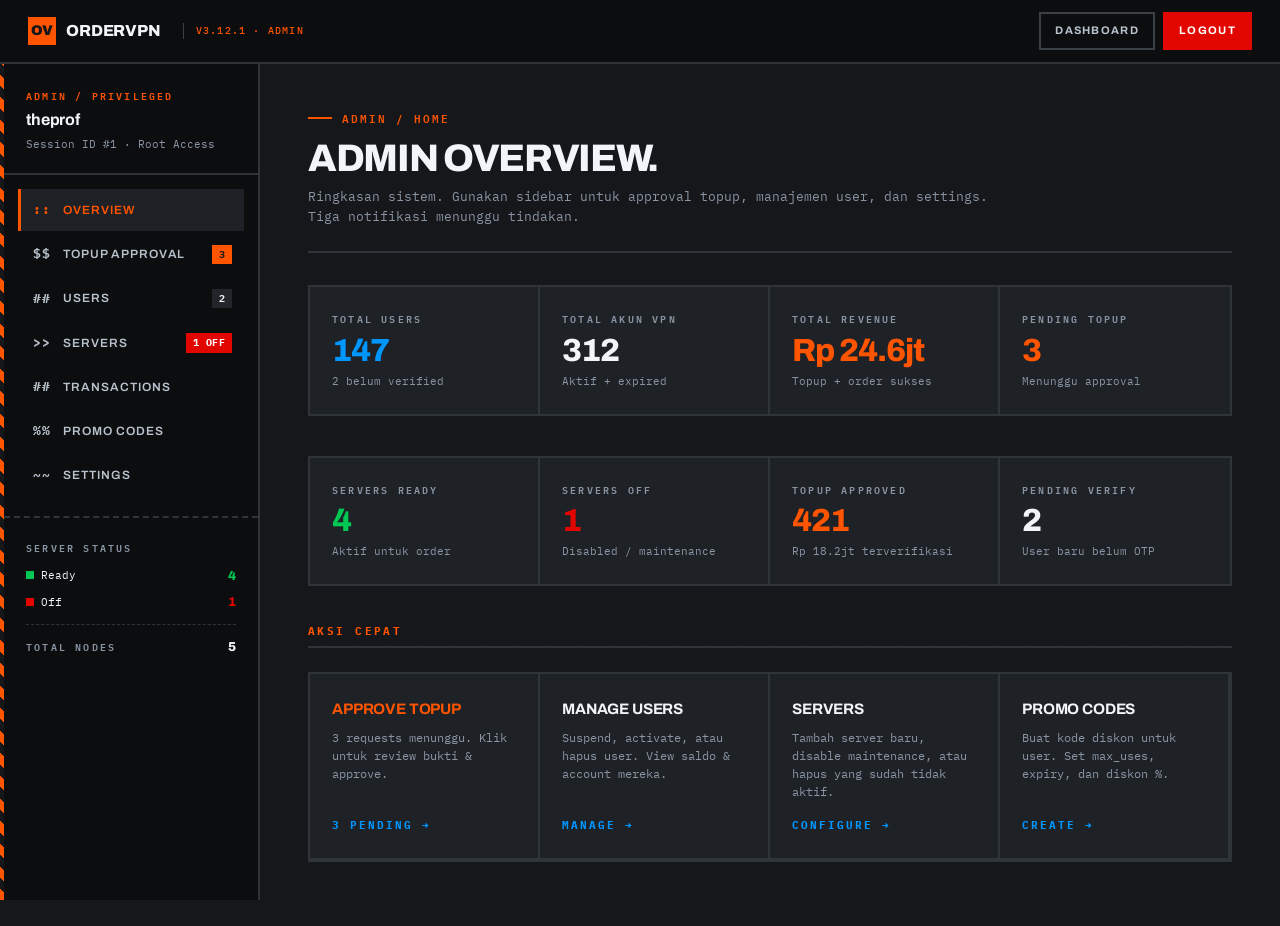
<file: preview/admin.html>
<!DOCTYPE html>
<html lang="id">
<head>
<meta charset="UTF-8">
<meta name="viewport" content="width=device-width, initial-scale=1.0">
<title>Admin Overview · OrderVPN</title>
<link rel="stylesheet" href="ordervpn.css">
<link rel="preconnect" href="https://fonts.googleapis.com">
<link rel="preconnect" href="https://fonts.gstatic.com" crossorigin>
<link rel="stylesheet" href="https://fonts.googleapis.com/css2?family=Archivo:wght@400;500;600;700;800;900&family=IBM+Plex+Mono:wght@400;500;600;700&display=swap">
</head>
<body>

<!-- ====== NAV ====== -->
<nav class="nav">
  <div class="nav-brand" aria-label="OrderVPN home">
    <span class="brand-mark" aria-hidden="true">OV</span>
    <span class="name">OrderVPN</span>
    <span class="ver orange">v3.12.1 · Admin</span>
  </div>
  <div class="nav-actions">
    <a href="#" class="btn btn-sm btn-ghost">Dashboard</a>
    <a href="#" class="btn btn-sm btn-danger">Logout</a>
  </div>
</nav>

<div class="layout-with-side">

  <!-- ====== SIDEBAR ====== -->
  <aside class="sidebar">
    <div class="sidebar-user">
      <div class="role admin">Admin / Privileged</div>
      <div class="who">theprof</div>
      <div class="meta">Session ID #1 · Root Access</div>
    </div>
    <nav class="sidebar-nav">
      <a class="sidebar-nav-item active" href="#"><span class="icn">::</span>Overview</a>
      <a class="sidebar-nav-item" href="#"><span class="icn">$$</span>Topup Approval<span class="badge warn">3</span></a>
      <a class="sidebar-nav-item" href="#"><span class="icn">##</span>Users<span class="badge">2</span></a>
      <a class="sidebar-nav-item" href="#"><span class="icn">&gt;&gt;</span>Servers<span class="badge danger">1 OFF</span></a>
      <a class="sidebar-nav-item" href="#"><span class="icn">##</span>Transactions</a>
      <a class="sidebar-nav-item" href="#"><span class="icn">%%</span>Promo Codes</a>
      <a class="sidebar-nav-item" href="#"><span class="icn">~~</span>Settings</a>
    </nav>
    <div class="sidebar-block">
      <div class="label">Server Status</div>
      <div class="ln"><span><span class="led ok"></span> Ready</span><span class="num ok">4</span></div>
      <div class="ln"><span><span class="led bad"></span> Off</span><span class="num bad">1</span></div>
      <div class="ln" style="margin-top:12px; padding-top:12px; border-top:1px dashed var(--border);">
        <span class="label" style="margin:0;">Total Nodes</span><span class="num">5</span>
      </div>
    </div>
  </aside>

  <!-- ====== MAIN ====== -->
  <main class="main">
    <div class="main-head">
      <div class="eyebrow">Admin / Home</div>
      <h1>Admin Overview.</h1>
      <p>Ringkasan sistem. Gunakan sidebar untuk approval topup, manajemen user, dan settings. Tiga notifikasi menunggu tindakan.</p>
    </div>

    <div class="section-stack">

      <!-- Top Stats -->
      <div class="stats-grid">
        <div class="stat-cell">
          <div class="label">Total Users</div>
          <div class="val blue">147</div>
          <div class="sub">2 belum verified</div>
        </div>
        <div class="stat-cell">
          <div class="label">Total Akun VPN</div>
          <div class="val">312</div>
          <div class="sub">Aktif + expired</div>
        </div>
        <div class="stat-cell">
          <div class="label">Total Revenue</div>
          <div class="val orange">Rp 24.6jt</div>
          <div class="sub">Topup + order sukses</div>
        </div>
        <div class="stat-cell">
          <div class="label">Pending Topup</div>
          <div class="val orange">3</div>
          <div class="sub">Menunggu approval</div>
        </div>
      </div>

      <!-- Infrastructure Stats -->
      <div class="stats-grid">
        <div class="stat-cell">
          <div class="label">Servers Ready</div>
          <div class="val ok">4</div>
          <div class="sub">Aktif untuk order</div>
        </div>
        <div class="stat-cell">
          <div class="label">Servers Off</div>
          <div class="val danger">1</div>
          <div class="sub">Disabled / maintenance</div>
        </div>
        <div class="stat-cell">
          <div class="label">Topup Approved</div>
          <div class="val orange">421</div>
          <div class="sub">Rp 18.2jt terverifikasi</div>
        </div>
        <div class="stat-cell">
          <div class="label">Pending Verify</div>
          <div class="val">2</div>
          <div class="sub">User baru belum OTP</div>
        </div>
      </div>

      <!-- Quick Actions -->
      <h2 class="h-section">Aksi Cepat</h2>
      <div class="qa-grid">
        <a class="qa-tile" href="#">
          <div class="ttl accent">Approve Topup</div>
          <div class="desc">3 requests menunggu. Klik untuk review bukti &amp; approve.</div>
          <span class="arr orange">3 Pending →</span>
        </a>
        <a class="qa-tile" href="#">
          <div class="ttl">Manage Users</div>
          <div class="desc">Suspend, activate, atau hapus user. View saldo &amp; account mereka.</div>
          <span class="arr">Manage →</span>
        </a>
        <a class="qa-tile" href="#">
          <div class="ttl">Servers</div>
          <div class="desc">Tambah server baru, disable maintenance, atau hapus yang sudah tidak aktif.</div>
          <span class="arr">Configure →</span>
        </a>
        <a class="qa-tile" href="#">
          <div class="ttl">Promo Codes</div>
          <div class="desc">Buat kode diskon untuk user. Set max_uses, expiry, dan diskon %.</div>
          <span class="arr">Create →</span>
        </a>
      </div>

    </div>
  </main>
</div>

</body>
</html>
</file>
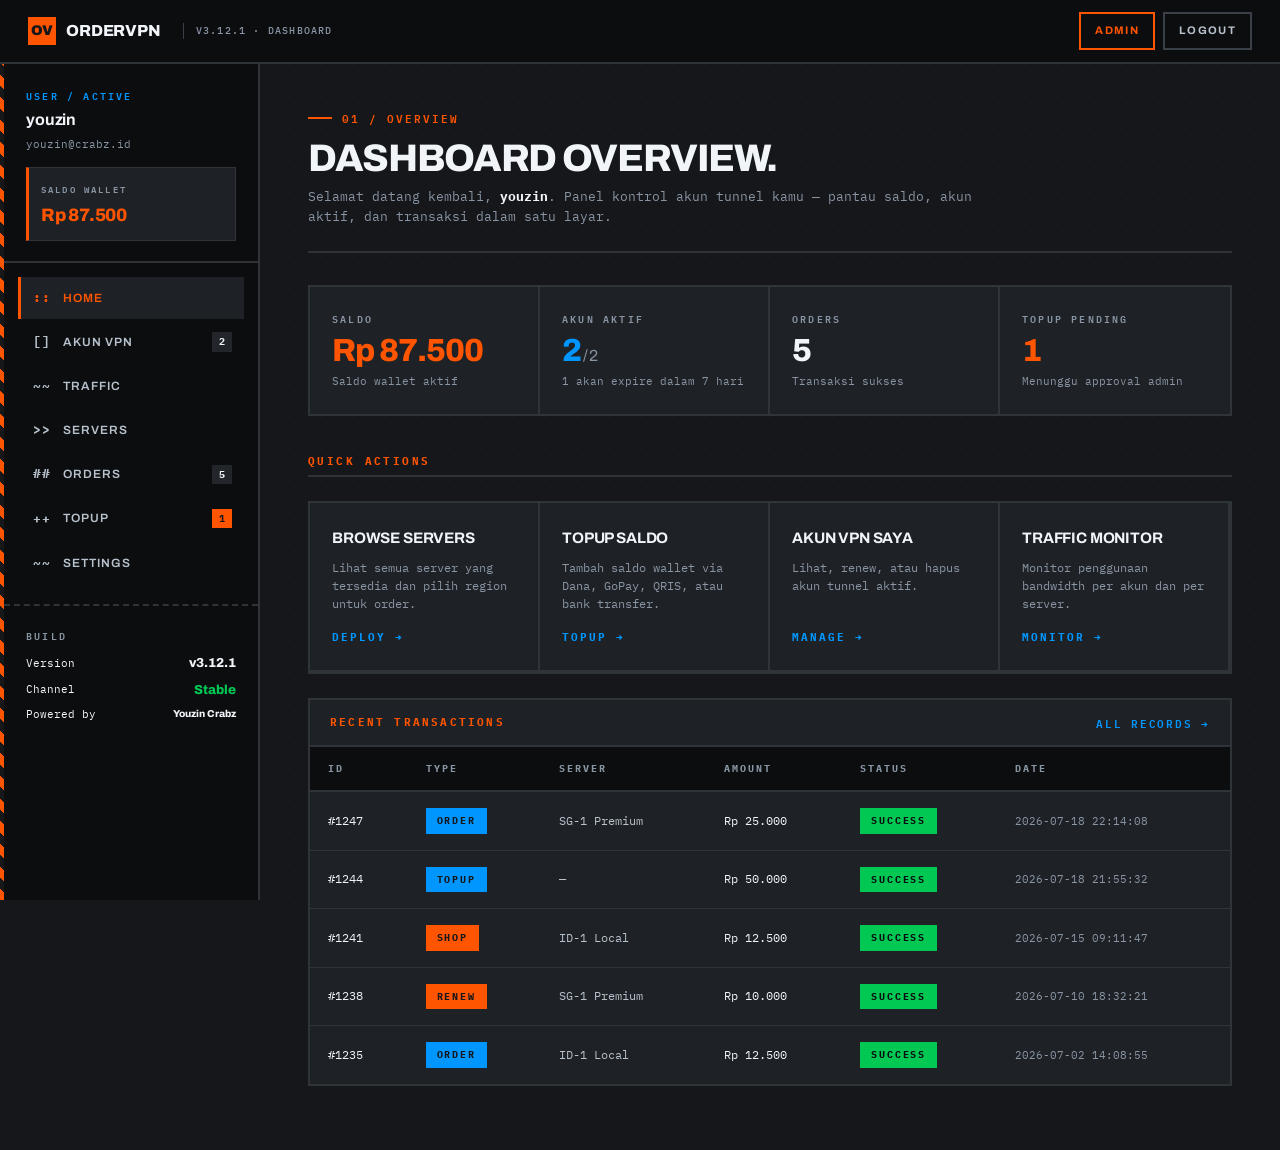
<file: preview/dashboard.html>
<!DOCTYPE html>
<html lang="id">
<head>
<meta charset="UTF-8">
<meta name="viewport" content="width=device-width, initial-scale=1.0">
<title>Dashboard Overview · OrderVPN</title>
<link rel="stylesheet" href="ordervpn.css">
<link rel="preconnect" href="https://fonts.googleapis.com">
<link rel="preconnect" href="https://fonts.gstatic.com" crossorigin>
<link rel="stylesheet" href="https://fonts.googleapis.com/css2?family=Archivo:wght@400;500;600;700;800;900&family=IBM+Plex+Mono:wght@400;500;600;700&display=swap">
</head>
<body>

<!-- ====== NAV ====== -->
<nav class="nav">
  <div class="nav-brand" aria-label="OrderVPN home">
    <span class="brand-mark" aria-hidden="true">OV</span>
    <span class="name">OrderVPN</span>
    <span class="ver">v3.12.1 · Dashboard</span>
  </div>
  <div class="nav-actions">
    <a href="#" class="btn btn-sm btn-orange-ghost">Admin</a>
    <a href="#" class="btn btn-sm btn-ghost">Logout</a>
  </div>
</nav>

<div class="layout-with-side">

  <!-- ====== SIDEBAR ====== -->
  <aside class="sidebar">
    <div class="sidebar-user">
      <div class="role user">User / Active</div>
      <div class="who">youzin</div>
      <div class="email">youzin@crabz.id</div>
      <div class="saldo">
        <span class="saldo-label">Saldo Wallet</span>
        <span class="saldo-amt">Rp 87.500</span>
      </div>
    </div>
    <nav class="sidebar-nav">
      <a class="sidebar-nav-item active" href="#"><span class="icn">::</span>Home</a>
      <a class="sidebar-nav-item" href="#"><span class="icn">[]</span>Akun VPN<span class="badge">2</span></a>
      <a class="sidebar-nav-item" href="#"><span class="icn">~~</span>Traffic</a>
      <a class="sidebar-nav-item" href="#"><span class="icn">&gt;&gt;</span>Servers</a>
      <a class="sidebar-nav-item" href="#"><span class="icn">##</span>Orders<span class="badge">5</span></a>
      <a class="sidebar-nav-item" href="#"><span class="icn">++</span>Topup<span class="badge warn">1</span></a>
      <a class="sidebar-nav-item" href="#"><span class="icn">~~</span>Settings</a>
    </nav>
    <div class="sidebar-block">
      <div class="label">Build</div>
      <div class="ln"><span>Version</span><span class="num">v3.12.1</span></div>
      <div class="ln"><span>Channel</span><span class="num ok">Stable</span></div>
      <div class="ln"><span>Powered by</span><span class="num" style="font-size:10px;">Youzin Crabz</span></div>
    </div>
  </aside>

  <!-- ====== MAIN ====== -->
  <main class="main">
    <div class="main-head">
      <div class="eyebrow">01 / Overview</div>
      <h1>Dashboard Overview.</h1>
      <p>Selamat datang kembali, <strong style="color:var(--text);">youzin</strong>. Panel kontrol akun tunnel kamu — pantau saldo, akun aktif, dan transaksi dalam satu layar.</p>
    </div>

    <div class="section-stack">

      <!-- Stats -->
      <div class="stats-grid">
        <div class="stat-cell">
          <div class="label">Saldo</div>
          <div class="val orange">Rp 87.500</div>
          <div class="sub">Saldo wallet aktif</div>
        </div>
        <div class="stat-cell">
          <div class="label">Akun Aktif</div>
          <div class="val blue">2<span class="val-suffix"> / 2</span></div>
          <div class="sub">1 akan expire dalam 7 hari</div>
        </div>
        <div class="stat-cell">
          <div class="label">Orders</div>
          <div class="val">5</div>
          <div class="sub">Transaksi sukses</div>
        </div>
        <div class="stat-cell">
          <div class="label">Topup Pending</div>
          <div class="val orange">1</div>
          <div class="sub">Menunggu approval admin</div>
        </div>
      </div>

      <!-- Quick Actions -->
      <h2 class="h-section">Quick Actions</h2>
      <div class="qa-grid">
        <a class="qa-tile" href="#">
          <div class="ttl">Browse Servers</div>
          <div class="desc">Lihat semua server yang tersedia dan pilih region untuk order.</div>
          <span class="arr">Deploy →</span>
        </a>
        <a class="qa-tile" href="#">
          <div class="ttl">Topup Saldo</div>
          <div class="desc">Tambah saldo wallet via Dana, GoPay, QRIS, atau bank transfer.</div>
          <span class="arr">Topup →</span>
        </a>
        <a class="qa-tile" href="#">
          <div class="ttl">Akun VPN Saya</div>
          <div class="desc">Lihat, renew, atau hapus akun tunnel aktif.</div>
          <span class="arr">Manage →</span>
        </a>
        <a class="qa-tile" href="#">
          <div class="ttl">Traffic Monitor</div>
          <div class="desc">Monitor penggunaan bandwidth per akun dan per server.</div>
          <span class="arr">Monitor →</span>
        </a>
      </div>

      <!-- Recent Transactions -->
      <div class="panel">
        <div class="panel-head">
          <h3>Recent Transactions</h3>
          <a href="#" class="panel-action">All Records →</a>
        </div>
        <div class="panel-body tight">
          <table class="data-table">
            <thead>
              <tr>
                <th>ID</th>
                <th>Type</th>
                <th>Server</th>
                <th>Amount</th>
                <th>Status</th>
                <th>Date</th>
              </tr>
            </thead>
            <tbody>
              <tr>
                <td class="mono">#1247</td>
                <td><span class="pill pill-blue">order</span></td>
                <td>SG-1 Premium</td>
                <td class="mono">Rp 25.000</td>
                <td><span class="pill pill-success">success</span></td>
                <td class="small">2026-07-18 22:14:08</td>
              </tr>
              <tr>
                <td class="mono">#1244</td>
                <td><span class="pill pill-blue">topup</span></td>
                <td>—</td>
                <td class="mono">Rp 50.000</td>
                <td><span class="pill pill-success">success</span></td>
                <td class="small">2026-07-18 21:55:32</td>
              </tr>
              <tr>
                <td class="mono">#1241</td>
                <td><span class="pill pill-orange">shop</span></td>
                <td>ID-1 Local</td>
                <td class="mono">Rp 12.500</td>
                <td><span class="pill pill-success">success</span></td>
                <td class="small">2026-07-15 09:11:47</td>
              </tr>
              <tr>
                <td class="mono">#1238</td>
                <td><span class="pill pill-orange">renew</span></td>
                <td>SG-1 Premium</td>
                <td class="mono">Rp 10.000</td>
                <td><span class="pill pill-success">success</span></td>
                <td class="small">2026-07-10 18:32:21</td>
              </tr>
              <tr>
                <td class="mono">#1235</td>
                <td><span class="pill pill-blue">order</span></td>
                <td>ID-1 Local</td>
                <td class="mono">Rp 12.500</td>
                <td><span class="pill pill-success">success</span></td>
                <td class="small">2026-07-02 14:08:55</td>
              </tr>
            </tbody>
          </table>
        </div>
      </div>

    </div>
  </main>
</div>

</body>
</html>
</file>
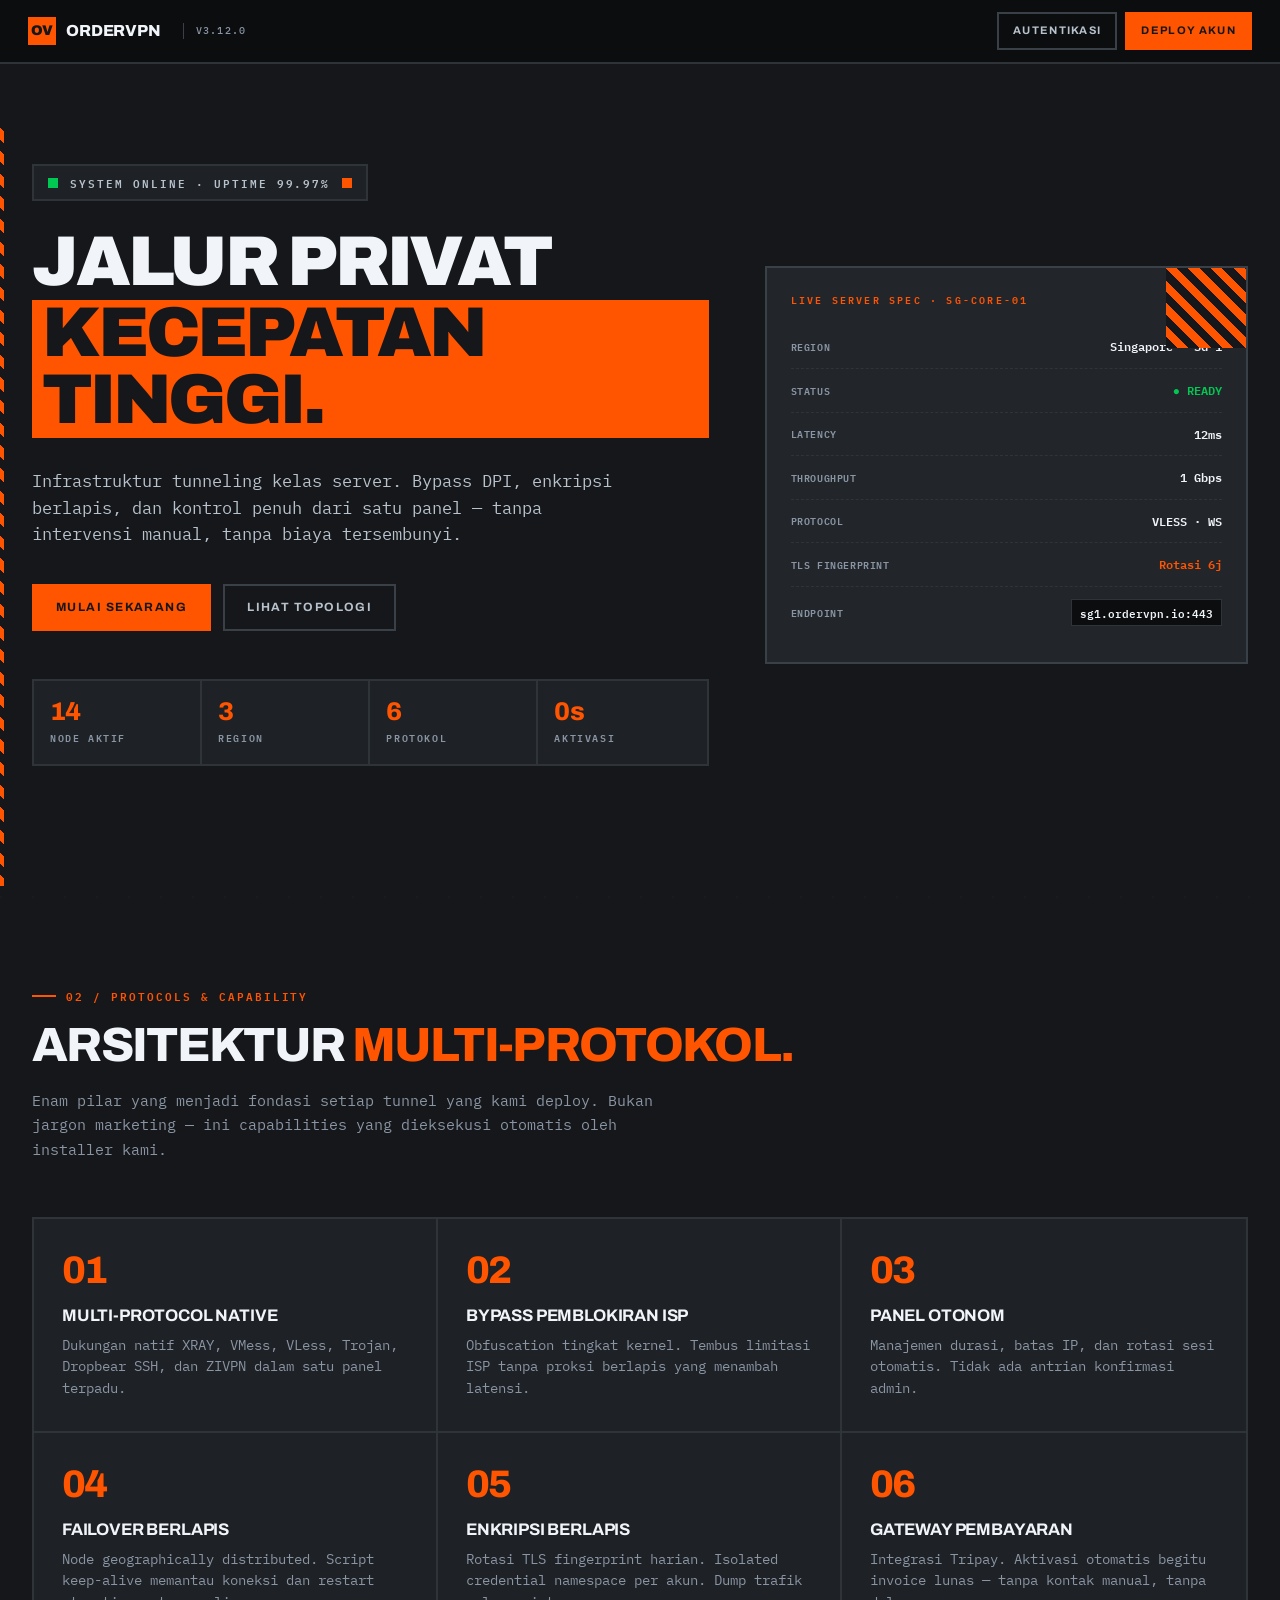
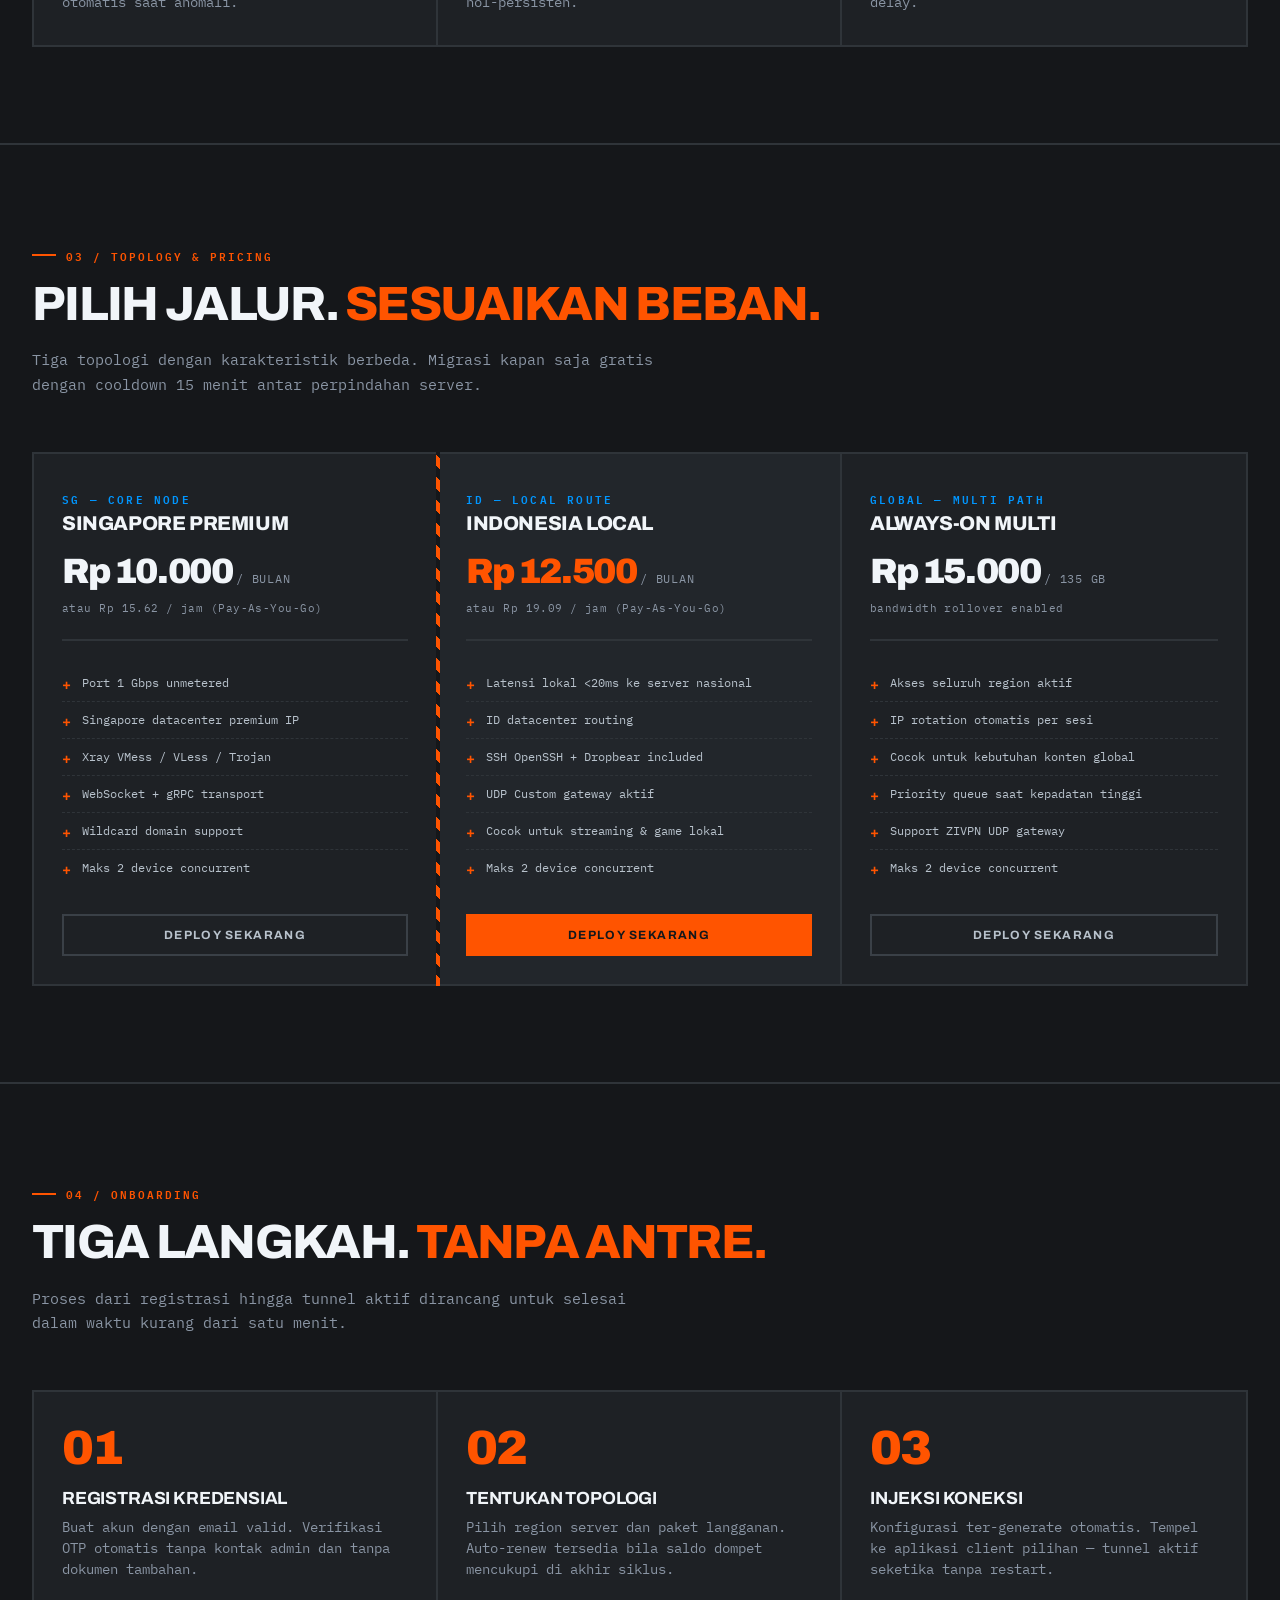
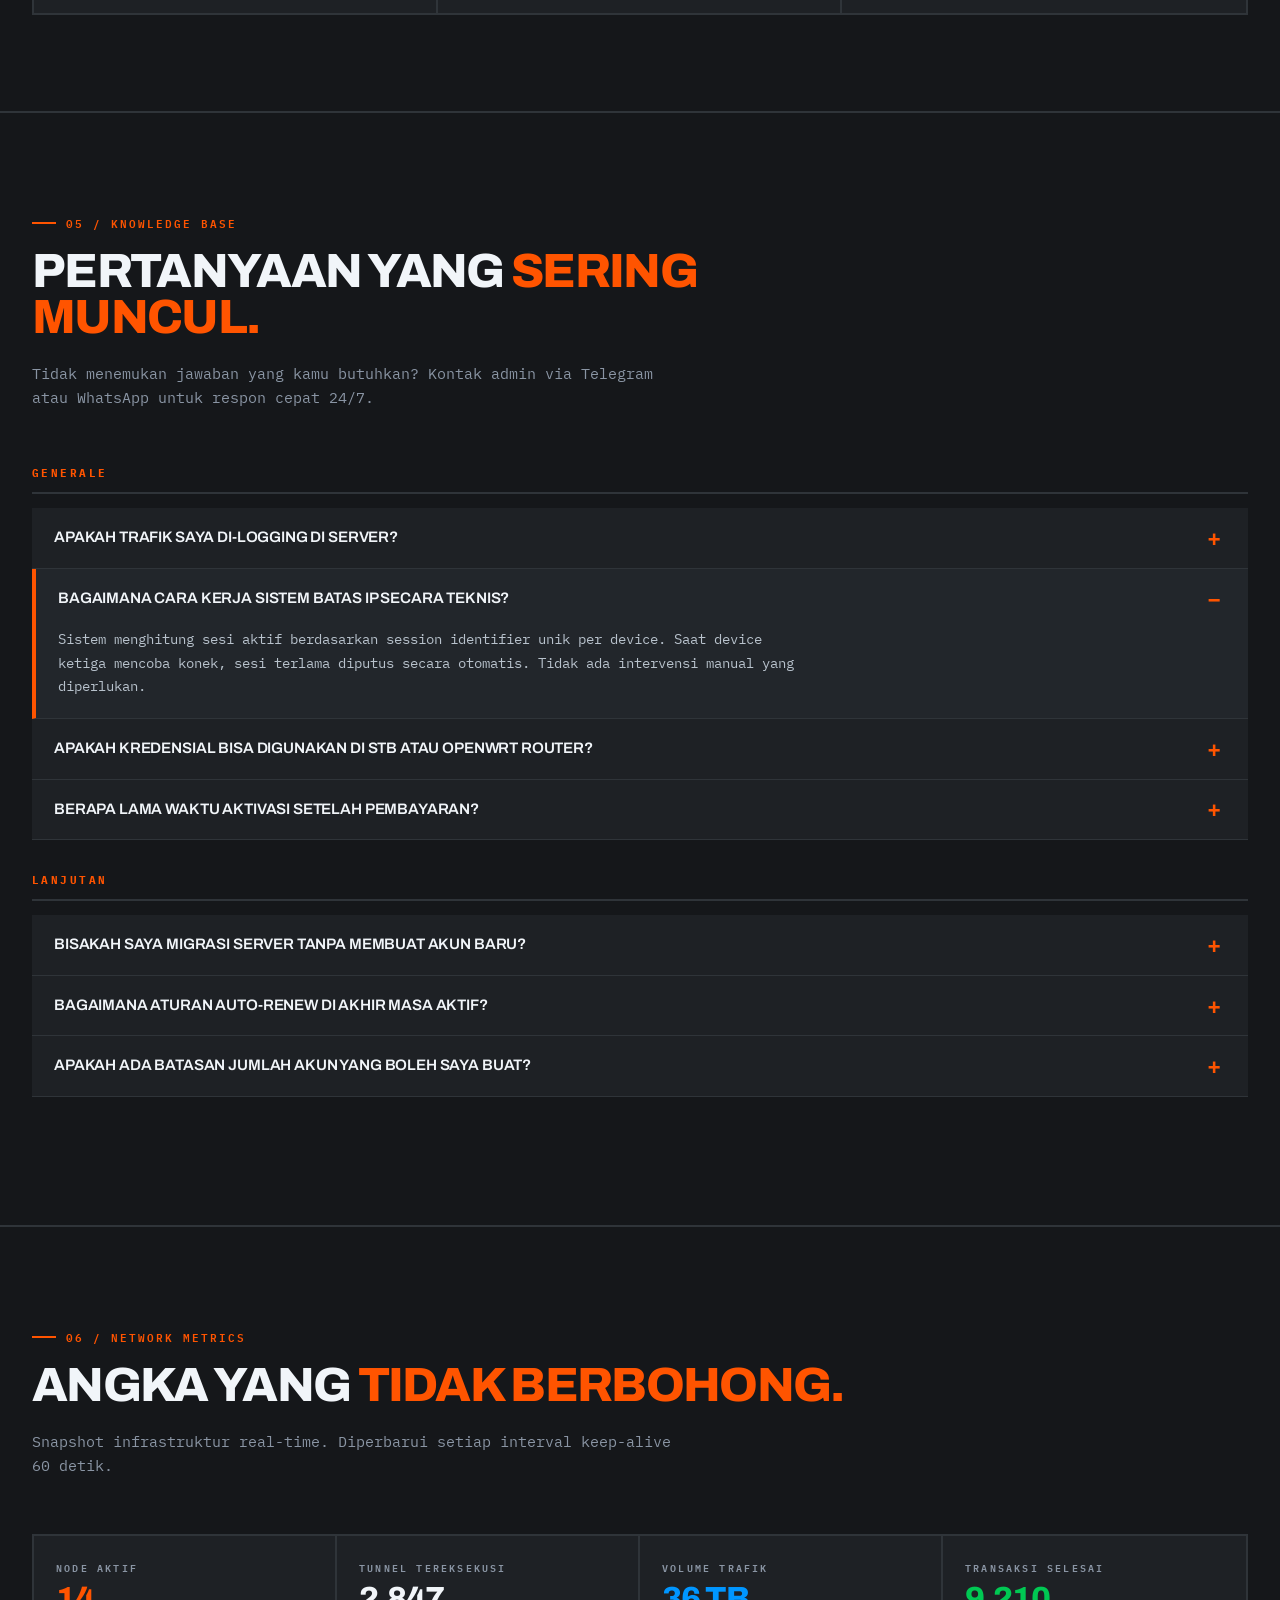
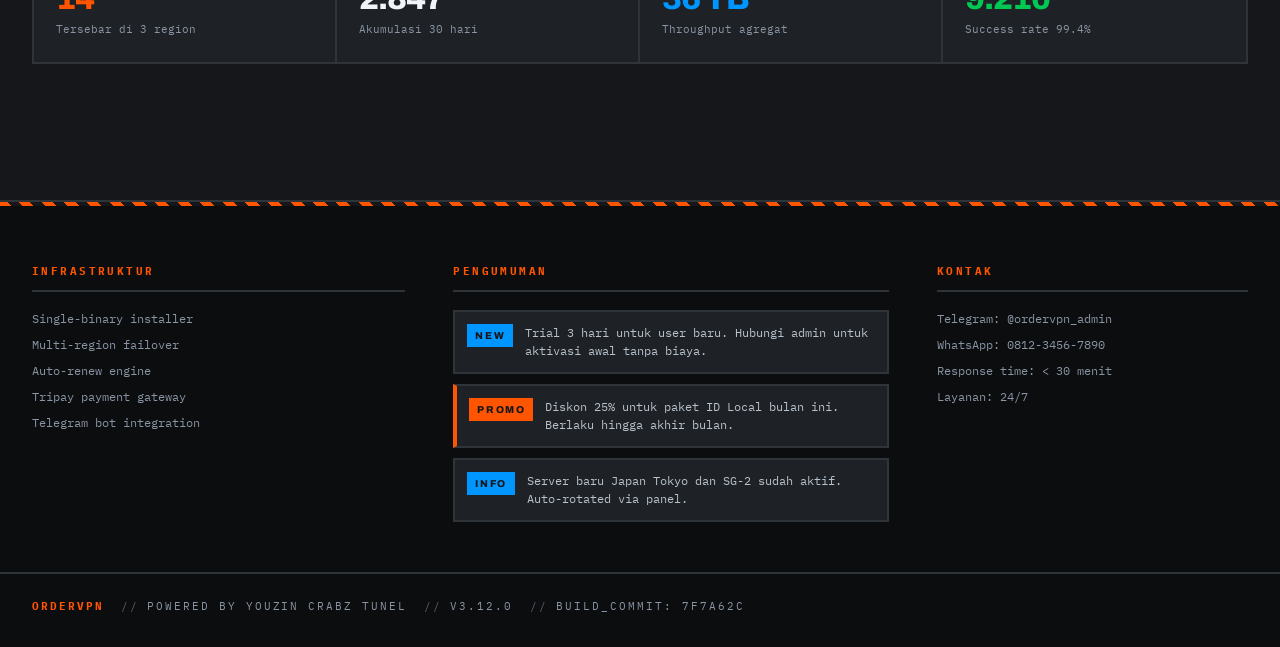
<file: preview/landing.html>
<!DOCTYPE html>
<html lang="id">
<head>
<meta charset="UTF-8">
<meta name="viewport" content="width=device-width, initial-scale=1.0">
<title>OrderVPN — Hardened Tunnel Infrastructure</title>
<link rel="stylesheet" href="ordervpn.css">
<link rel="preconnect" href="https://fonts.googleapis.com">
<link rel="preconnect" href="https://fonts.gstatic.com" crossorigin>
<link rel="stylesheet" href="https://fonts.googleapis.com/css2?family=Archivo:wght@400;500;600;700;800;900&family=IBM+Plex+Mono:wght@400;500;600;700&display=swap">
</head>
<body>

<!-- ====== NAV ====== -->
<nav class="nav">
  <div class="nav-brand" aria-label="OrderVPN home">
    <span class="brand-mark" aria-hidden="true">OV</span>
    <span class="name">OrderVPN</span>
    <span class="ver">v3.12.0</span>
  </div>
  <div class="nav-actions">
    <a class="btn btn-sm btn-ghost" href="#">Autentikasi</a>
    <a class="btn btn-sm btn-primary" href="#pricing">Deploy Akun</a>
  </div>
</nav>

<!-- ====== HERO ====== -->
<header class="hero">
  <div class="container">
    <div class="hero-grid">
      <div class="hero-content">
        <div class="hero-status">
          <span class="led pulse"></span>
          SYSTEM ONLINE · UPTIME 99.97%
          <span class="led warn" title="maintenance"></span>
        </div>
        <h1>Jalur Privat<br><span class="accent">Kecepatan Tinggi.</span></h1>
        <p class="hero-lead">Infrastruktur tunneling kelas server. Bypass DPI, enkripsi berlapis, dan kontrol penuh dari satu panel — tanpa intervensi manual, tanpa biaya tersembunyi.</p>
        <div class="hero-actions">
          <a href="#pricing" class="btn btn-primary">Mulai Sekarang</a>
          <a href="#protocols" class="btn btn-ghost">Lihat Topologi</a>
        </div>
        <div class="hero-stats">
          <div class="stat-mini"><span class="v">14</span><span class="l">Node Aktif</span></div>
          <div class="stat-mini"><span class="v">3</span><span class="l">Region</span></div>
          <div class="stat-mini"><span class="v">6</span><span class="l">Protokol</span></div>
          <div class="stat-mini"><span class="v">0s</span><span class="l">Aktivasi</span></div>
        </div>
      </div>
      <aside class="spec-card">
        <div class="label">Live Server Spec · SG-CORE-01</div>
        <div class="field"><span class="k">Region</span><span class="v">Singapore · SG-1</span></div>
        <div class="field"><span class="k">Status</span><span class="v ok">● READY</span></div>
        <div class="field"><span class="k">Latency</span><span class="v">12ms</span></div>
        <div class="field"><span class="k">Throughput</span><span class="v">1 Gbps</span></div>
        <div class="field"><span class="k">Protocol</span><span class="v">VLESS · WS</span></div>
        <div class="field"><span class="k">TLS Fingerprint</span><span class="v warn">Rotasi 6j</span></div>
        <div class="field"><span class="k">Endpoint</span><span class="v code">sg1.ordervpn.io:443</span></div>
      </aside>
    </div>
  </div>
</header>

<!-- ====== FEATURES ====== -->
<section id="protocols">
  <div class="container">
    <div class="eyebrow">02 / Protocols &amp; Capability</div>
    <h2 class="section-title">Arsitektur <span class="accent">Multi-Protokol.</span></h2>
    <p class="section-sub">Enam pilar yang menjadi fondasi setiap tunnel yang kami deploy. Bukan jargon marketing — ini capabilities yang dieksekusi otomatis oleh installer kami.</p>
    <div class="features-grid">
      <article class="feature">
        <span class="num">01</span>
        <h3>Multi-Protocol Native</h3>
        <p>Dukungan natif XRAY, VMess, VLess, Trojan, Dropbear SSH, dan ZIVPN dalam satu panel terpadu.</p>
      </article>
      <article class="feature">
        <span class="num">02</span>
        <h3>Bypass Pemblokiran ISP</h3>
        <p>Obfuscation tingkat kernel. Tembus limitasi ISP tanpa proksi berlapis yang menambah latensi.</p>
      </article>
      <article class="feature">
        <span class="num">03</span>
        <h3>Panel Otonom</h3>
        <p>Manajemen durasi, batas IP, dan rotasi sesi otomatis. Tidak ada antrian konfirmasi admin.</p>
      </article>
      <article class="feature">
        <span class="num">04</span>
        <h3>Failover Berlapis</h3>
        <p>Node geographically distributed. Script keep-alive memantau koneksi dan restart otomatis saat anomali.</p>
      </article>
      <article class="feature">
        <span class="num">05</span>
        <h3>Enkripsi Berlapis</h3>
        <p>Rotasi TLS fingerprint harian. Isolated credential namespace per akun. Dump trafik nol-persisten.</p>
      </article>
      <article class="feature">
        <span class="num">06</span>
        <h3>Gateway Pembayaran</h3>
        <p>Integrasi Tripay. Aktivasi otomatis begitu invoice lunas — tanpa kontak manual, tanpa delay.</p>
      </article>
    </div>
  </div>
</section>

<!-- ====== PRICING ====== -->
<section id="pricing">
  <div class="container">
    <div class="eyebrow">03 / Topology &amp; Pricing</div>
    <h2 class="section-title">Pilih Jalur. <span class="accent">Sesuaikan Beban.</span></h2>
    <p class="section-sub">Tiga topologi dengan karakteristik berbeda. Migrasi kapan saja gratis dengan cooldown 15 menit antar perpindahan server.</p>
    <div class="pricing-grid">
      <article class="price-card">
        <div class="region">SG — Core Node</div>
        <h3 class="name">Singapore Premium</h3>
        <div class="price-tier">
          <span class="amount">Rp 10.000</span><span class="unit">/ bulan</span>
          <div class="secondary">atau Rp 15.62 / jam (Pay-As-You-Go)</div>
        </div>
        <ul class="price-features">
          <li>Port 1 Gbps unmetered</li>
          <li>Singapore datacenter premium IP</li>
          <li>Xray VMess / VLess / Trojan</li>
          <li>WebSocket + gRPC transport</li>
          <li>Wildcard domain support</li>
          <li>Maks 2 device concurrent</li>
        </ul>
        <button class="btn btn-ghost btn-full" type="button">Deploy Sekarang</button>
      </article>
      <article class="price-card featured">
        <div class="region">ID — Local Route</div>
        <h3 class="name">Indonesia Local</h3>
        <div class="price-tier">
          <span class="amount orange">Rp 12.500</span><span class="unit">/ bulan</span>
          <div class="secondary">atau Rp 19.09 / jam (Pay-As-You-Go)</div>
        </div>
        <ul class="price-features">
          <li>Latensi lokal &lt;20ms ke server nasional</li>
          <li>ID datacenter routing</li>
          <li>SSH OpenSSH + Dropbear included</li>
          <li>UDP Custom gateway aktif</li>
          <li>Cocok untuk streaming &amp; game lokal</li>
          <li>Maks 2 device concurrent</li>
        </ul>
        <button class="btn btn-primary btn-full" type="button">Deploy Sekarang</button>
      </article>
      <article class="price-card">
        <div class="region">GLOBAL — Multi Path</div>
        <h3 class="name">Always-On Multi</h3>
        <div class="price-tier">
          <span class="amount">Rp 15.000</span><span class="unit">/ 135 GB</span>
          <div class="secondary">bandwidth rollover enabled</div>
        </div>
        <ul class="price-features">
          <li>Akses seluruh region aktif</li>
          <li>IP rotation otomatis per sesi</li>
          <li>Cocok untuk kebutuhan konten global</li>
          <li>Priority queue saat kepadatan tinggi</li>
          <li>Support ZIVPN UDP gateway</li>
          <li>Maks 2 device concurrent</li>
        </ul>
        <button class="btn btn-ghost btn-full" type="button">Deploy Sekarang</button>
      </article>
    </div>
  </div>
</section>

<!-- ====== ONBOARDING STEPS ====== -->
<section id="bootstrap">
  <div class="container">
    <div class="eyebrow">04 / Onboarding</div>
    <h2 class="section-title">Tiga Langkah. <span class="accent">Tanpa Antre.</span></h2>
    <p class="section-sub">Proses dari registrasi hingga tunnel aktif dirancang untuk selesai dalam waktu kurang dari satu menit.</p>
    <div class="steps-grid">
      <article class="step">
        <span class="step-num">01</span>
        <h3>Registrasi Kredensial</h3>
        <p>Buat akun dengan email valid. Verifikasi OTP otomatis tanpa kontak admin dan tanpa dokumen tambahan.</p>
      </article>
      <article class="step">
        <span class="step-num">02</span>
        <h3>Tentukan Topologi</h3>
        <p>Pilih region server dan paket langganan. Auto-renew tersedia bila saldo dompet mencukupi di akhir siklus.</p>
      </article>
      <article class="step">
        <span class="step-num">03</span>
        <h3>Injeksi Koneksi</h3>
        <p>Konfigurasi ter-generate otomatis. Tempel ke aplikasi client pilihan — tunnel aktif seketika tanpa restart.</p>
      </article>
    </div>
  </div>
</section>

<!-- ====== FAQ ====== -->
<section id="faq">
  <div class="container">
    <div class="eyebrow">05 / Knowledge Base</div>
    <h2 class="section-title">Pertanyaan yang <span class="accent">Sering Muncul.</span></h2>
    <p class="section-sub">Tidak menemukan jawaban yang kamu butuhkan? Kontak admin via Telegram atau WhatsApp untuk respon cepat 24/7.</p>
    <div class="faq-group">
      <div class="group-title">Generale</div>
      <details class="faq-item">
        <summary>Apakah trafik saya di-logging di server?</summary>
        <div class="answer">Tidak. Kami tidak menyimpan log koneksi atau record destination apapun. Session berakhir ketika tunnel dimatikan, dan metadata koneksi hanya tersedia di memory process — tidak dipersistensi ke disk sama sekali.</div>
      </details>
      <details class="faq-item" open>
        <summary>Bagaimana cara kerja sistem batas IP secara teknis?</summary>
        <div class="answer">Sistem menghitung sesi aktif berdasarkan session identifier unik per device. Saat device ketiga mencoba konek, sesi terlama diputus secara otomatis. Tidak ada intervensi manual yang diperlukan.</div>
      </details>
      <details class="faq-item">
        <summary>Apakah kredensial bisa digunakan di STB atau OpenWrt router?</summary>
        <div class="answer">Ya. Konfigurasi yang ter-generate kompatibel dengan aplikasi client mainstream — termasuk STB Android, router OpenWrt dengan passwall/shadowsocks-libev, dan seluruh klien resmi Xray / V2RayNG di mobile.</div>
      </details>
      <details class="faq-item">
        <summary>Berapa lama waktu aktivasi setelah pembayaran?</summary>
        <div class="answer">Seketika. Gateway Tripay mengirim callback ke server begitu invoice berstatus lunas. Akun di-upgrade ke tier berbayar secara otomatis tanpa antrian approval.</div>
      </details>
    </div>
    <div class="faq-group">
      <div class="group-title">Lanjutan</div>
      <details class="faq-item">
        <summary>Bisakah saya migrasi server tanpa membuat akun baru?</summary>
        <div class="answer">Bisa. Perubahan server tunduk pada cooldown 15 menit antar migrasi untuk mencegah churning akun. Perpindahan protokol berlaku untuk layanan Trojan, VMess, dan VLess tanpa downtime.</div>
      </details>
      <details class="faq-item">
        <summary>Bagaimana aturan auto-renew di akhir masa aktif?</summary>
        <div class="answer">Jika saldo dompet Anda cukup dan auto-renew aktif, sistem akan memperpanjang otomatis. Anda menerima notifikasi 3 hari sebelumnya melalui bot Telegram dan email.</div>
      </details>
      <details class="faq-item">
        <summary>Apakah ada batasan jumlah akun yang boleh saya buat?</summary>
        <div class="answer">Tidak ada batas kuantitas akun per identitas. Anda dapat berlangganan multipel akun aktif secara simultan tanpa batasan administratif apapun dari sisi kami.</div>
      </details>
    </div>
  </div>
</section>

<!-- ====== STATS ====== -->
<section id="stats">
  <div class="container">
    <div class="eyebrow">06 / Network Metrics</div>
    <h2 class="section-title">Angka yang <span class="accent">Tidak Berbohong.</span></h2>
    <p class="section-sub">Snapshot infrastruktur real-time. Diperbarui setiap interval keep-alive 60 detik.</p>
    <div class="stats-grid">
      <div class="stat-cell"><div class="label">Node Aktif</div><div class="val orange">14</div><div class="sub">Tersebar di 3 region</div></div>
      <div class="stat-cell"><div class="label">Tunnel Tereksekusi</div><div class="val">2.847</div><div class="sub">Akumulasi 30 hari</div></div>
      <div class="stat-cell"><div class="label">Volume Trafik</div><div class="val blue">36 TB</div><div class="sub">Throughput agregat</div></div>
      <div class="stat-cell"><div class="label">Transaksi Selesai</div><div class="val ok">9.210</div><div class="sub">Success rate 99.4%</div></div>
    </div>
  </div>
</section>

<!-- ====== FOOTER ====== -->
<footer class="footer">
  <div class="footer-grid">
    <div class="footer-col">
      <h4>Infrastruktur</h4>
      <p>Single-binary installer</p>
      <p>Multi-region failover</p>
      <p>Auto-renew engine</p>
      <p>Tripay payment gateway</p>
      <p>Telegram bot integration</p>
    </div>
    <div class="footer-col">
      <h4>Pengumuman</h4>
      <div class="announce"><span class="tag">NEW</span><p>Trial 3 hari untuk user baru. Hubungi admin untuk aktivasi awal tanpa biaya.</p></div>
      <div class="announce warn"><span class="tag">PROMO</span><p>Diskon 25% untuk paket ID Local bulan ini. Berlaku hingga akhir bulan.</p></div>
      <div class="announce"><span class="tag">INFO</span><p>Server baru Japan Tokyo dan SG-2 sudah aktif. Auto-rotated via panel.</p></div>
    </div>
    <div class="footer-col">
      <h4>Kontak</h4>
      <a href="#">Telegram: @ordervpn_admin</a>
      <a href="#">WhatsApp: 0812-3456-7890</a>
      <p>Response time: &lt; 30 menit</p>
      <p>Layanan: 24/7</p>
    </div>
  </div>
  <div class="footer-meta">
    <span class="accent">OrderVPN</span>
    <span class="sep">//</span>powered by Youzin Crabz Tunel
    <span class="sep">//</span>v3.12.0
    <span class="sep">//</span>build_commit: 7f7a62c
  </div>
</footer>

</body>
</html>
</file>
<file: preview/ordervpn.css>
/* ============================================================
   MATTE INDUSTRIAL HARDWARE — Design System v2
   - Powder-coated carbon steel + safety orange hazard ribbon
   - Display: Archivo (industrial, stamped). Body: IBM Plex Mono (mechanical precision).
   - Zero glow, zero blur, zero transparency. 100% opaque.
   - Active states = solid bright block, not a pulse.
   ============================================================ */

/* Google Fonts loaded via <link> in HTML <head> for non-blocking fetch. */

:root {
  /* Surface tokens */
  --bg:          #15171A;  /* matte carbon base */
  --bg-elev:     #1E2125;  /* rack steel panel */
  --bg-panel:    #22262B;  /* server blade face */
  --bg-deep:     #0B0D0F;  /* rack cavity */

  /* Metal seams (borders) */
  --border:      #2F3439;
  --border-dim:  #1E2125;
  --border-bold: #3A4047;

  /* Text */
  --text:        #F1F5F9;  /* silkscreen white */
  --text-dim:    #B8C2CC;
  --muted:       #8A95A4;  /* dust gray — AA contrast on bg */
  --whisper:     #5A6470;

  /* Safety colors */
  --orange:      #FF5400;  /* safety orange — primary */
  --orange-deep: #C73E00;
  --orange-ink:  #15171A;  /* text on orange */
  --blue:        #0096FF;  /* CAT6 blue — secondary */
  --blue-deep:   #0066AA;
  --blue-ink:    #15171A;
  --success:     #00C853;  /* rack LED green */
  --danger:      #E10600;  /* warning red */

  /* Type */
  --font-display: 'Archivo', system-ui, -apple-system, 'Helvetica Neue', sans-serif;
  --font-mono:    'IBM Plex Mono', ui-monospace, 'Courier New', monospace;

  /* Signature: hazard tape ribbon */
  --hazard-stripe: repeating-linear-gradient(
    45deg,
    #FF5400 0,
    #FF5400 8px,
    #15171A 8px,
    #15171A 16px
  );
  --hazard-stripe-inv: repeating-linear-gradient(
    45deg,
    #15171A 0,
    #15171A 8px,
    #FF5400 8px,
    #FF5400 16px
  );

  --transition: 120ms cubic-bezier(0.2, 0, 0, 1);
}

/* ============================================================
   RESET
   ============================================================ */
*, *::before, *::after { box-sizing: border-box; margin: 0; padding: 0; }

html { scroll-behavior: smooth; }

body {
  font-family: var(--font-mono);
  font-size: 14px;
  line-height: 1.55;
  background: var(--bg);
  color: var(--text);
  -webkit-font-smoothing: antialiased;
  -moz-osx-font-smoothing: grayscale;
  overflow-x: hidden;
  font-feature-settings: 'tnum' 1, 'cv02' 1;
}

/* Subtle bolt-pattern rivets in corner of body — only visible on focus, hardware-like */
body::before {
  content: '';
  position: fixed;
  inset: 0;
  background-image:
    radial-gradient(circle at 1px 1px, var(--border) 1px, transparent 0);
  background-size: 32px 32px;
  opacity: 0.15;
  pointer-events: none;
  z-index: 0;
}

/* ============================================================
   TYPOGRAPHY
   ============================================================ */
h1, h2, h3, h4, h5, h6 {
  font-family: var(--font-display);
  font-weight: 700;
  letter-spacing: -0.025em;
  line-height: 1.05;
  color: var(--text);
  text-transform: uppercase;
}

p { color: var(--text-dim); }

a { color: var(--blue); text-decoration: none; transition: color var(--transition); }
a:hover { color: var(--orange); }

strong, b { color: var(--text); font-weight: 700; }

code, .mono {
  font-family: var(--font-mono);
  font-feature-settings: 'tnum' 1;
}

::selection { background: var(--orange); color: var(--orange-ink); }

/* Visible keyboard focus everywhere */
:focus-visible {
  outline: 2px solid var(--orange);
  outline-offset: 2px;
  z-index: 1;
}
:focus { outline: none; }

/* Visually-hidden helper for screen-reader-only labels */
.sr-only {
  position: absolute;
  width: 1px;
  height: 1px;
  padding: 0;
  margin: -1px;
  overflow: hidden;
  clip: rect(0, 0, 0, 0);
  white-space: nowrap;
  border: 0;
}

/* ============================================================
   LAYOUT PRIMITIVES
   ============================================================ */
.container { max-width: 1280px; margin: 0 auto; padding: 0 32px; position: relative; }
.container-narrow { max-width: 920px; margin: 0 auto; padding: 0 32px; }

section {
  padding: 96px 0;
  position: relative;
  border-top: 2px solid var(--border);
}

section:first-of-type { border-top: none; }

/* Eyebrow (small label above titles) */
.eyebrow {
  display: inline-flex;
  align-items: center;
  gap: 10px;
  font-family: var(--font-mono);
  font-size: 11px;
  font-weight: 600;
  letter-spacing: 0.18em;
  text-transform: uppercase;
  color: var(--orange);
  margin-bottom: 18px;
}
.eyebrow::before {
  content: '';
  width: 24px;
  height: 2px;
  background: var(--orange);
}

/* Section title */
.section-title {
  font-family: var(--font-display);
  font-size: clamp(2rem, 4vw, 3rem);
  font-weight: 800;
  letter-spacing: -0.035em;
  line-height: 0.95;
  margin-bottom: 20px;
  max-width: 820px;
}
.section-title .accent { color: var(--orange); }

.section-sub {
  font-family: var(--font-mono);
  color: var(--muted);
  max-width: 640px;
  margin-bottom: 56px;
  font-size: 0.95rem;
  line-height: 1.6;
}

/* ============================================================
   BUTTONS — flat, stamped, no glow
   ============================================================ */
.btn {
  display: inline-flex;
  align-items: center;
  justify-content: center;
  gap: 8px;
  padding: 12px 22px;
  font-family: var(--font-display);
  font-size: 12px;
  font-weight: 700;
  letter-spacing: 0.12em;
  text-transform: uppercase;
  cursor: pointer;
  border: 2px solid var(--border-bold);
  background: var(--bg-elev);
  color: var(--text);
  transition: background var(--transition), color var(--transition), border-color var(--transition);
  position: relative;
}
.btn:hover { background: var(--bg-panel); border-color: var(--orange); color: var(--orange); }
.btn:active { transform: translate(0, 1px); }

.btn-primary {
  background: var(--orange);
  color: var(--orange-ink);
  border-color: var(--orange);
}
.btn-primary:hover {
  background: var(--orange-deep);
  border-color: var(--orange-deep);
  color: var(--orange-ink);
}

.btn-blue {
  background: var(--blue);
  color: var(--blue-ink);
  border-color: var(--blue);
}
.btn-blue:hover {
  background: var(--blue-deep);
  border-color: var(--blue-deep);
  color: var(--blue-ink);
}

.btn-ghost {
  background: transparent;
  border-color: var(--border-bold);
  color: var(--text-dim);
}
.btn-ghost:hover {
  background: var(--bg-elev);
  color: var(--orange);
  border-color: var(--orange);
}

/* Orange-outlined ghost button — used for inline accents like Admin/Dashboard switch */
.btn-orange-ghost {
  background: transparent;
  color: var(--orange);
  border-color: var(--orange);
}
.btn-orange-ghost:hover {
  background: var(--orange);
  color: var(--orange-ink);
}

.btn-sm { padding: 8px 14px; font-size: 11px; }
.btn-full { width: 100%; }
.btn-danger { background: var(--danger); color: #fff; border-color: var(--danger); }
.btn-danger:hover { background: #B30500; border-color: #B30500; color: #fff; }

/* ============================================================
   NAV (top bar)
   ============================================================ */
.nav {
  position: sticky;
  top: 0;
  z-index: 100;
  display: flex;
  align-items: center;
  justify-content: space-between;
  padding: 0 28px;
  height: 64px;
  background: var(--bg-deep);
  border-bottom: 2px solid var(--border);
  gap: 16px;
}

.nav-brand {
  display: flex;
  align-items: center;
  gap: 10px;
  font-family: var(--font-display);
  font-weight: 800;
  font-size: 16px;
  letter-spacing: -0.01em;
  text-transform: uppercase;
}

.nav-brand .brand-mark {
  width: 28px;
  height: 28px;
  background: var(--orange);
  display: grid;
  place-items: center;
  color: var(--orange-ink);
  font-family: var(--font-display);
  font-weight: 900;
  font-size: 14px;
  letter-spacing: -0.04em;
}
.nav-brand .name { color: var(--text); }
.nav-brand .ver {
  margin-left: 12px;
  padding-left: 12px;
  border-left: 1px solid var(--border-bold);
  font-family: var(--font-mono);
  font-weight: 500;
  font-size: 10px;
  letter-spacing: 0.12em;
  color: var(--muted);
  text-transform: uppercase;
}
.nav-brand .ver.orange { color: var(--orange); }

/* Utility classes */
.text-orange { color: var(--orange) !important; }
.val-suffix {
  font-size: 0.5em;
  color: var(--muted);
  font-weight: 400;
}
.arr.orange { color: var(--orange); }

.nav-actions { display: flex; gap: 8px; align-items: center; }

/* ============================================================
   SIDEBAR (dashboard + admin share these)
   ============================================================ */
.layout-with-side {
  display: grid;
  grid-template-columns: 260px 1fr;
  min-height: calc(100vh - 64px);
  position: relative;
  z-index: 1;
}

.sidebar {
  background: var(--bg-deep);
  border-right: 2px solid var(--border);
  padding: 24px 0;
  position: sticky;
  top: 64px;
  height: calc(100vh - 64px);
  overflow-y: auto;
  /* Hazard-stripe ribbon via background — reliable across browsers */
  background-image: var(--hazard-stripe);
  background-repeat: repeat-y;
  background-size: 4px auto;
  background-position: left top;
  padding-left: 4px; /* room for the stripe */
}
.sidebar > * { padding-left: 18px; padding-right: 22px; }
.sidebar > .sidebar-user { padding-left: 22px; }
.sidebar > .sidebar-block { padding-left: 22px; }

.sidebar-user {
  padding: 0 22px 20px;
  margin-bottom: 14px;
  border-bottom: 2px solid var(--border);
}
.sidebar-user .role {
  font-family: var(--font-mono);
  font-size: 10px;
  font-weight: 600;
  letter-spacing: 0.22em;
  text-transform: uppercase;
  color: var(--orange);
  margin-bottom: 4px;
}
.sidebar-user .role.admin { color: var(--orange); }
.sidebar-user .role.user { color: var(--blue); }
.sidebar-user .who {
  font-family: var(--font-display);
  font-size: 16px;
  font-weight: 700;
  letter-spacing: -0.01em;
  color: var(--text);
}
.sidebar-user .email,
.sidebar-user .meta {
  font-family: var(--font-mono);
  font-size: 11px;
  color: var(--muted);
  margin-top: 4px;
  word-break: break-all;
}
.sidebar-user .saldo {
  margin-top: 14px;
  padding: 10px 12px;
  background: var(--bg-elev);
  border-left: 3px solid var(--orange);
  border-top: 1px solid var(--border);
  border-right: 1px solid var(--border);
  border-bottom: 1px solid var(--border);
}
.sidebar-user .saldo-label {
  font-family: var(--font-mono);
  font-size: 9px;
  font-weight: 600;
  color: var(--muted);
  letter-spacing: 0.24em;
  text-transform: uppercase;
}
.sidebar-user .saldo-amt {
  display: block;
  font-family: var(--font-display);
  font-size: 18px;
  font-weight: 800;
  color: var(--orange);
  letter-spacing: -0.02em;
  margin-top: 2px;
}

.sidebar-nav {
  display: flex;
  flex-direction: column;
  gap: 2px;
  padding: 0 14px;
}

.sidebar-nav-item {
  display: flex;
  align-items: center;
  gap: 12px;
  padding: 11px 12px;
  border: none;
  border-left: 3px solid transparent;
  background: transparent;
  color: var(--text-dim);
  font-family: var(--font-display);
  font-size: 12px;
  font-weight: 600;
  letter-spacing: 0.08em;
  text-transform: uppercase;
  cursor: pointer;
  text-align: left;
  text-decoration: none;
  transition: background var(--transition), color var(--transition), border-color var(--transition);
  position: relative;
}
.sidebar-nav-item:hover {
  background: var(--bg-elev);
  color: var(--text);
}
.sidebar-nav-item.active {
  background: var(--bg-elev);
  color: var(--orange);
  border-left-color: var(--orange);
}
.sidebar-nav-item .icn {
  font-family: var(--font-mono);
  font-size: 13px;
  font-weight: 700;
  min-width: 18px;
  text-align: center;
  color: inherit;
}
.sidebar-nav-item .badge {
  margin-left: auto;
  font-family: var(--font-mono);
  font-size: 10px;
  font-weight: 700;
  padding: 2px 7px;
  background: var(--bg-panel);
  color: var(--text);
  letter-spacing: 0.04em;
}
.sidebar-nav-item .badge.warn { background: var(--orange); color: var(--orange-ink); }
.sidebar-nav-item .badge.danger { background: var(--danger); color: #fff; }

.sidebar-block {
  padding: 22px;
  margin-top: 20px;
  border-top: 2px dashed var(--border);
}
.sidebar-block .label {
  font-family: var(--font-mono);
  font-size: 10px;
  font-weight: 600;
  color: var(--muted);
  letter-spacing: 0.22em;
  text-transform: uppercase;
  margin-bottom: 10px;
}
.sidebar-block .ln {
  font-family: var(--font-mono);
  font-size: 11px;
  color: var(--text);
  margin-bottom: 6px;
  display: flex;
  justify-content: space-between;
  align-items: center;
}
.sidebar-block .ln .num {
  font-family: var(--font-display);
  font-weight: 800;
  font-size: 13px;
  color: var(--text);
}
.sidebar-block .ln .num.ok { color: var(--success); }
.sidebar-block .ln .num.bad { color: var(--danger); }

/* ============================================================
   PANEL — generic content card with hazard ribbon option
   ============================================================ */
.panel {
  background: var(--bg-elev);
  border: 2px solid var(--border);
  position: relative;
}
.panel-hazard {
  border-left: 4px solid transparent;
  border-image: var(--hazard-stripe) 1;
}
.panel-head {
  padding: 14px 20px;
  border-bottom: 2px solid var(--border);
  display: flex;
  align-items: center;
  justify-content: space-between;
  gap: 12px;
}
.panel-head h3 {
  font-family: var(--font-mono);
  font-size: 11px;
  font-weight: 700;
  letter-spacing: 0.2em;
  text-transform: uppercase;
  color: var(--orange);
}
.panel-head .panel-action {
  font-family: var(--font-mono);
  font-size: 11px;
  font-weight: 600;
  letter-spacing: 0.16em;
  text-transform: uppercase;
  color: var(--blue);
}
.panel-body { padding: 22px; }
.panel-body.tight { padding: 0; }

/* ============================================================
   HERO (landing)
   ============================================================ */
.hero {
  padding: 100px 0 120px;
  position: relative;
  border-top: none;
  background: var(--bg);
}
.hero::before {
  content: '';
  position: absolute;
  left: 0;
  top: 64px;
  bottom: 0;
  width: 4px;
  background: var(--hazard-stripe);
  pointer-events: none;
}

.hero-grid {
  display: grid;
  grid-template-columns: 1.4fr 1fr;
  gap: 56px;
  align-items: center;
}

.hero-status {
  display: inline-flex;
  align-items: center;
  gap: 12px;
  padding: 8px 14px;
  background: var(--bg-elev);
  border: 2px solid var(--border);
  font-family: var(--font-mono);
  font-size: 11px;
  font-weight: 600;
  letter-spacing: 0.18em;
  text-transform: uppercase;
  color: var(--text-dim);
  margin-bottom: 28px;
}
.hero-status .led {
  width: 10px;
  height: 10px;
  background: var(--success);
}
.hero-status .led.pulse {
  animation: blink 1.4s steps(2, end) infinite;
}
@keyframes blink { 50% { opacity: 0.25; } }

.hero h1 {
  font-family: var(--font-display);
  font-size: clamp(2.4rem, 6vw, 4.4rem);
  font-weight: 900;
  letter-spacing: -0.045em;
  line-height: 0.95;
  margin-bottom: 26px;
  color: var(--text);
}
.hero h1 .accent {
  display: inline-block;
  background: var(--orange);
  color: var(--orange-ink);
  padding: 0 10px 4px;
  margin: 4px 0;
}

.hero-lead {
  font-family: var(--font-mono);
  font-size: 1.05rem;
  color: var(--text-dim);
  max-width: 580px;
  margin-bottom: 36px;
  line-height: 1.6;
}

.hero-actions {
  display: flex;
  gap: 12px;
  flex-wrap: wrap;
  margin-bottom: 48px;
}

.hero-stats {
  display: grid;
  grid-template-columns: repeat(4, 1fr);
  gap: 0;
  border: 2px solid var(--border);
}
@media (max-width: 700px) {
  .hero-stats { grid-template-columns: repeat(2, 1fr); }
  .hero-stats .stat-mini:nth-child(2n) { border-right: none; }
  .hero-stats .stat-mini:nth-child(-n+2) { border-bottom: 2px solid var(--border); }
  .hero-stats .stat-mini:last-child { border-right: none; }
}
.hero-stats .stat-mini {
  padding: 18px 16px;
  border-right: 2px solid var(--border);
  background: var(--bg-elev);
}
.hero-stats .stat-mini:last-child { border-right: none; }
.hero-stats .stat-mini .v {
  font-family: var(--font-display);
  font-weight: 800;
  font-size: 1.6rem;
  letter-spacing: -0.02em;
  color: var(--orange);
  display: block;
  line-height: 1;
}
.hero-stats .stat-mini .l {
  display: block;
  margin-top: 6px;
  font-family: var(--font-mono);
  font-size: 10px;
  font-weight: 600;
  color: var(--muted);
  letter-spacing: 0.16em;
  text-transform: uppercase;
}

/* Hero visual — physical "spec card" mock */
.spec-card {
  background: var(--bg-panel);
  border: 2px solid var(--border-bold);
  position: relative;
  padding: 24px;
}
.spec-card::before {
  content: '';
  position: absolute;
  top: 0; right: 0;
  width: 80px;
  height: 80px;
  background: var(--hazard-stripe-inv);
}
.spec-card .label {
  font-family: var(--font-mono);
  font-size: 10px;
  font-weight: 600;
  color: var(--orange);
  letter-spacing: 0.22em;
  text-transform: uppercase;
  margin-bottom: 18px;
}
.spec-card .field {
  display: flex;
  justify-content: space-between;
  align-items: center;
  padding: 12px 0;
  border-bottom: 1px dashed var(--border);
  font-family: var(--font-mono);
  font-size: 12px;
}
.spec-card .field:last-child { border-bottom: none; }
.spec-card .field .k { color: var(--muted); letter-spacing: 0.06em; text-transform: uppercase; font-size: 10px; font-weight: 600; }
.spec-card .field .v { color: var(--text); font-weight: 600; }
.spec-card .field .v.ok { color: var(--success); }
.spec-card .field .v.warn { color: var(--orange); }
.spec-card .field .v.code {
  font-family: var(--font-mono);
  background: var(--bg-deep);
  padding: 4px 8px;
  border: 1px solid var(--border);
  color: var(--text);
  font-size: 11px;
}

/* ============================================================
   STATS GRID (used on all pages)
   ============================================================ */
.stats-grid {
  display: grid;
  grid-template-columns: repeat(auto-fit, minmax(200px, 1fr));
  gap: 0;
  border: 2px solid var(--border);
  margin-bottom: 40px;
}
.stat-cell {
  padding: 24px 22px;
  background: var(--bg-elev);
  border-right: 2px solid var(--border);
  position: relative;
}
.stat-cell:last-child { border-right: none; }
@media (max-width: 800px) {
  .stat-cell { border-right: none; border-bottom: 2px solid var(--border); }
  .stat-cell:last-child { border-bottom: none; }
}
.stat-cell .label {
  font-family: var(--font-mono);
  font-size: 10px;
  font-weight: 600;
  color: var(--muted);
  letter-spacing: 0.22em;
  text-transform: uppercase;
}
.stat-cell .val {
  font-family: var(--font-display);
  font-size: 2rem;
  font-weight: 800;
  letter-spacing: -0.03em;
  margin-top: 8px;
  color: var(--text);
  line-height: 1;
}
.stat-cell .val.orange { color: var(--orange); }
.stat-cell .val.blue   { color: var(--blue); }
.stat-cell .val.danger { color: var(--danger); }
.stat-cell .val.ok     { color: var(--success); }
.stat-cell .sub {
  font-family: var(--font-mono);
  font-size: 11px;
  color: var(--muted);
  margin-top: 6px;
}

/* ============================================================
   FEATURES GRID (6 capabilities)
   ============================================================ */
.features-grid {
  display: grid;
  grid-template-columns: repeat(3, 1fr);
  gap: 0;
  border: 2px solid var(--border);
}
.feature {
  padding: 32px 28px;
  background: var(--bg-elev);
  border-right: 2px solid var(--border);
  border-bottom: 2px solid var(--border);
  position: relative;
  transition: background var(--transition);
}
.feature:hover { background: var(--bg-panel); }
.feature:nth-child(3n) { border-right: none; }
.feature:nth-last-child(-n+3) { border-bottom: none; }
@media (max-width: 900px) {
  .features-grid { grid-template-columns: repeat(2, 1fr); }
  .feature { border-right: 2px solid var(--border); border-bottom: 2px solid var(--border); }
  .feature:nth-child(2n) { border-right: none; }
  .feature:nth-last-child(-n+3) { border-bottom: 2px solid var(--border); }
  .feature:last-child { border-bottom: none; }
}
@media (max-width: 600px) {
  .features-grid { grid-template-columns: 1fr; }
  .feature { border-right: none; border-bottom: 2px solid var(--border); }
  .feature:last-child { border-bottom: none; }
}

.feature .num {
  font-family: var(--font-display);
  font-weight: 800;
  font-size: 2.4rem;
  letter-spacing: -0.04em;
  color: var(--orange);
  line-height: 1;
  display: block;
  margin-bottom: 18px;
}
.feature h3 {
  font-family: var(--font-display);
  font-size: 1.05rem;
  font-weight: 700;
  margin-bottom: 10px;
  color: var(--text);
  letter-spacing: -0.01em;
}
.feature p {
  font-family: var(--font-mono);
  font-size: 0.86rem;
  color: var(--muted);
  line-height: 1.55;
}

/* ============================================================
   PRICING GRID (3 tiers)
   ============================================================ */
.pricing-grid {
  display: grid;
  grid-template-columns: repeat(3, 1fr);
  gap: 0;
  border: 2px solid var(--border);
}
@media (max-width: 900px) {
  .pricing-grid { grid-template-columns: 1fr; }
}

.price-card {
  padding: 36px 28px 28px;
  background: var(--bg-elev);
  border-right: 2px solid var(--border);
  display: flex;
  flex-direction: column;
  position: relative;
}
.price-card:last-child { border-right: none; }
@media (max-width: 900px) {
  .price-card { border-right: none; border-bottom: 2px solid var(--border); }
  .price-card:last-child { border-bottom: none; }
}

.price-card.featured {
  background: var(--bg-panel);
  position: relative;
}
.price-card.featured::before {
  content: '';
  position: absolute;
  left: -2px; top: -2px; bottom: -2px;
  width: 4px;
  background: var(--hazard-stripe);
  pointer-events: none;
}

.price-card .region {
  font-family: var(--font-mono);
  font-size: 11px;
  font-weight: 600;
  color: var(--blue);
  letter-spacing: 0.2em;
  text-transform: uppercase;
  margin-bottom: 6px;
}
.price-card .name {
  font-family: var(--font-display);
  font-size: 1.25rem;
  font-weight: 800;
  margin-bottom: 20px;
  color: var(--text);
  letter-spacing: -0.02em;
}
.price-tier {
  padding-bottom: 22px;
  margin-bottom: 24px;
  border-bottom: 2px solid var(--border);
}
.price-tier .amount {
  font-family: var(--font-display);
  font-weight: 900;
  font-size: 2.2rem;
  letter-spacing: -0.04em;
  line-height: 1;
  color: var(--text);
}
.price-tier .amount.orange { color: var(--orange); }
.price-tier .unit {
  font-family: var(--font-mono);
  font-size: 12px;
  color: var(--muted);
  margin-left: 4px;
  text-transform: uppercase;
  letter-spacing: 0.06em;
}
.price-tier .secondary {
  font-family: var(--font-mono);
  font-size: 11px;
  color: var(--muted);
  margin-top: 10px;
  letter-spacing: 0.04em;
}

.price-features {
  list-style: none;
  margin-bottom: 28px;
  flex: 1;
}
.price-features li {
  font-family: var(--font-mono);
  font-size: 12px;
  color: var(--text-dim);
  padding: 9px 0 9px 20px;
  border-bottom: 1px dashed var(--border);
  position: relative;
  line-height: 1.5;
}
.price-features li:last-child { border-bottom: none; }
.price-features li::before {
  content: '+';
  position: absolute;
  left: 0;
  top: 9px;
  font-family: var(--font-display);
  font-weight: 800;
  color: var(--orange);
  font-size: 14px;
}

/* ============================================================
   STEPS GRID
   ============================================================ */
.steps-grid {
  display: grid;
  grid-template-columns: repeat(3, 1fr);
  gap: 0;
  border: 2px solid var(--border);
}
@media (max-width: 900px) {
  .steps-grid { grid-template-columns: 1fr; }
}
.step {
  padding: 32px 28px;
  background: var(--bg-elev);
  border-right: 2px solid var(--border);
  position: relative;
}
.step:last-child { border-right: none; }
@media (max-width: 900px) {
  .step { border-right: none; border-bottom: 2px solid var(--border); }
  .step:last-child { border-bottom: none; }
}
.step .step-num {
  font-family: var(--font-display);
  font-weight: 900;
  font-size: 3rem;
  letter-spacing: -0.05em;
  color: var(--orange);
  line-height: 1;
  display: block;
  margin-bottom: 18px;
}
.step h3 {
  font-family: var(--font-display);
  font-size: 1.1rem;
  font-weight: 700;
  margin-bottom: 8px;
  color: var(--text);
  letter-spacing: -0.01em;
}
.step p {
  font-family: var(--font-mono);
  font-size: 0.86rem;
  color: var(--muted);
  line-height: 1.55;
}

/* ============================================================
   FAQ — pure <details><summary>
   ============================================================ */
.faq-group { margin-bottom: 32px; }
.faq-group .group-title {
  font-family: var(--font-mono);
  font-size: 11px;
  font-weight: 700;
  letter-spacing: 0.22em;
  text-transform: uppercase;
  color: var(--orange);
  padding-bottom: 10px;
  margin-bottom: 14px;
  border-bottom: 2px solid var(--border);
}

details.faq-item {
  border-bottom: 1px solid var(--border);
  background: var(--bg-elev);
}
details.faq-item[open] {
  background: var(--bg-panel);
  border-left: 4px solid var(--orange);
}
details.faq-item summary {
  padding: 18px 50px 18px 22px;
  cursor: pointer;
  font-family: var(--font-display);
  font-weight: 600;
  font-size: 0.95rem;
  color: var(--text);
  letter-spacing: -0.01em;
  list-style: none;
  position: relative;
  transition: color var(--transition);
  text-transform: uppercase;
}
details.faq-item summary::-webkit-details-marker { display: none; }
details.faq-item summary::after {
  content: '+';
  position: absolute;
  right: 22px;
  top: 50%;
  transform: translateY(-50%);
  font-family: var(--font-display);
  font-weight: 800;
  font-size: 22px;
  color: var(--orange);
  line-height: 1;
  width: 24px;
  height: 24px;
  display: grid;
  place-items: center;
}
details.faq-item[open] summary::after { content: '−'; }
details.faq-item summary:hover { color: var(--orange); }
details.faq-item .answer {
  padding: 0 22px 20px;
  font-family: var(--font-mono);
  font-size: 0.88rem;
  color: var(--text-dim);
  line-height: 1.65;
  max-width: 800px;
}

/* ============================================================
   FOOTER
   ============================================================ */
.footer {
  padding: 64px 0 32px;
  background: var(--bg-deep);
  border-top: 2px solid var(--border);
  position: relative;
  z-index: 1;
}
.footer::before {
  content: '';
  position: absolute;
  left: 0; right: 0; top: 0;
  height: 4px;
  background: var(--hazard-stripe);
}
.footer-grid {
  display: grid;
  grid-template-columns: 1.2fr 1.4fr 1fr;
  gap: 48px;
  max-width: 1280px;
  margin: 0 auto 40px;
  padding: 0 32px;
}
@media (max-width: 800px) {
  .footer-grid { grid-template-columns: 1fr; gap: 32px; }
}
.footer-col h4 {
  font-family: var(--font-mono);
  font-size: 11px;
  font-weight: 700;
  color: var(--orange);
  letter-spacing: 0.22em;
  text-transform: uppercase;
  margin-bottom: 18px;
  padding-bottom: 12px;
  border-bottom: 2px solid var(--border);
}
.footer-col p, .footer-col a {
  display: block;
  font-family: var(--font-mono);
  font-size: 12px;
  color: var(--muted);
  margin-bottom: 8px;
  line-height: 1.5;
  transition: color var(--transition);
}
.footer-col a:hover { color: var(--orange); }

.announce {
  display: flex;
  gap: 12px;
  padding: 12px;
  background: var(--bg-elev);
  border: 2px solid var(--border);
  margin-bottom: 10px;
}
.announce.warn { border-left: 4px solid var(--orange); }
.announce .tag {
  flex-shrink: 0;
  font-family: var(--font-display);
  font-weight: 800;
  font-size: 10px;
  letter-spacing: 0.16em;
  padding: 4px 8px;
  background: var(--blue);
  color: var(--blue-ink);
  height: fit-content;
  text-transform: uppercase;
}
.announce.warn .tag { background: var(--orange); color: var(--orange-ink); }
.announce p {
  font-family: var(--font-mono);
  font-size: 12px;
  color: var(--text-dim);
  margin: 0;
  line-height: 1.5;
}

.footer-meta {
  font-family: var(--font-mono);
  font-size: 11px;
  color: var(--muted);
  letter-spacing: 0.18em;
  padding: 24px 32px 0;
  border-top: 2px solid var(--border);
  max-width: 1280px;
  margin: 0 auto;
  text-transform: uppercase;
}
.footer-meta .accent { color: var(--orange); font-weight: 700; }
.footer-meta .sep { color: var(--whisper); margin: 0 8px; }

/* ============================================================
   DATA TABLE
   ============================================================ */
.data-table {
  width: 100%;
  border-collapse: collapse;
  font-family: var(--font-mono);
  font-size: 12px;
}
.data-table th {
  text-align: left;
  padding: 14px 18px;
  background: var(--bg-deep);
  border-bottom: 2px solid var(--border);
  font-family: var(--font-mono);
  font-weight: 700;
  font-size: 10px;
  letter-spacing: 0.2em;
  text-transform: uppercase;
  color: var(--muted);
  white-space: nowrap;
}
.data-table td {
  padding: 16px 18px;
  border-bottom: 1px solid var(--border);
  color: var(--text-dim);
  vertical-align: middle;
}
.data-table tr:last-child td { border-bottom: none; }
.data-table tr:hover td { background: var(--bg-panel); color: var(--text); }
.data-table .mono { font-family: var(--font-mono); font-size: 12px; color: var(--text); }
.data-table .small { font-size: 11px; color: var(--muted); }

/* ============================================================
   PILLS / TAGS
   ============================================================ */
.pill {
  display: inline-block;
  padding: 4px 10px;
  font-family: var(--font-mono);
  font-size: 10px;
  font-weight: 700;
  letter-spacing: 0.18em;
  text-transform: uppercase;
  background: var(--bg-panel);
  color: var(--text);
  border: 1px solid var(--border-bold);
}
.pill-success { background: var(--success); color: var(--bg-deep); border-color: var(--success); }
.pill-blue    { background: var(--blue);    color: var(--blue-ink); border-color: var(--blue); }
.pill-orange  { background: var(--orange);  color: var(--orange-ink); border-color: var(--orange); }
.pill-danger  { background: var(--danger);  color: #fff; border-color: var(--danger); }
.pill-outline { background: transparent; color: var(--muted); }

/* ============================================================
   QUICK ACTIONS GRID
   ============================================================ */
.qa-grid {
  display: grid;
  grid-template-columns: repeat(auto-fit, minmax(220px, 1fr));
  gap: 0;
  border: 2px solid var(--border);
}
.qa-tile {
  padding: 24px 22px;
  background: var(--bg-elev);
  border-right: 2px solid var(--border);
  border-bottom: 2px solid var(--border);
  text-decoration: none;
  display: flex;
  flex-direction: column;
  gap: 8px;
  transition: background var(--transition);
  min-height: 110px;
}
.qa-tile:hover { background: var(--bg-panel); }
.qa-tile .ttl {
  font-family: var(--font-display);
  font-weight: 700;
  font-size: 0.95rem;
  letter-spacing: -0.01em;
  color: var(--text);
  text-transform: uppercase;
}
.qa-tile .ttl.accent { color: var(--orange); }
.qa-tile .desc {
  font-family: var(--font-mono);
  font-size: 12px;
  color: var(--muted);
  line-height: 1.5;
  flex: 1;
}
.qa-tile .arr {
  font-family: var(--font-mono);
  font-size: 11px;
  font-weight: 700;
  letter-spacing: 0.18em;
  color: var(--blue);
  margin-top: 8px;
  text-transform: uppercase;
}
.qa-tile:hover .arr { color: var(--orange); }

/* ============================================================
   MAIN CONTENT (dashboard / admin)
   ============================================================ */
.main {
  padding: 40px 48px 64px;
  max-width: 1320px;
}
.main-head {
  margin-bottom: 32px;
  padding-bottom: 24px;
  border-bottom: 2px solid var(--border);
}
.main-head .eyebrow { margin-bottom: 12px; }
.main-head h1 {
  font-family: var(--font-display);
  font-size: clamp(1.8rem, 3.5vw, 2.4rem);
  font-weight: 800;
  letter-spacing: -0.035em;
  line-height: 1;
  margin-bottom: 10px;
}
.main-head p {
  font-family: var(--font-mono);
  font-size: 13px;
  color: var(--muted);
  max-width: 700px;
}

.h-section {
  font-family: var(--font-mono);
  font-size: 11px;
  font-weight: 700;
  color: var(--orange);
  letter-spacing: 0.22em;
  text-transform: uppercase;
  margin: 32px 0 14px;
  padding-bottom: 8px;
  border-bottom: 2px solid var(--border);
}

.section-stack > * + * { margin-top: 24px; }

/* ============================================================
   STATUS LED (small inline)
   ============================================================ */
.led {
  display: inline-block;
  width: 8px;
  height: 8px;
  background: var(--success);
}
.led.warn  { background: var(--orange); }
.led.bad   { background: var(--danger); }
.led.off   { background: var(--muted); }

/* ============================================================
   RESPONSIVE
   ============================================================ */
@media (max-width: 980px) {
  .layout-with-side { grid-template-columns: 1fr; }
  .sidebar {
    position: static;
    height: auto;
    border-right: none;
    border-bottom: 2px solid var(--border);
  }
  .main { padding: 24px 18px; }
  .hero-grid { grid-template-columns: 1fr; gap: 32px; }
  .nav { padding: 0 18px; }
  .nav-brand .ver { display: none; }
  .hero::before { display: none; }
  section { padding: 64px 0; }
  .hero { padding: 64px 0 72px; }
  .container, .container-narrow { padding: 0 18px; }
  .features-grid { grid-template-columns: 1fr; }
  .feature { border-right: none; border-bottom: 2px solid var(--border); }
  .feature:last-child { border-bottom: none; }
  .pricing-grid { grid-template-columns: 1fr; }
  .price-card { border-right: none; border-bottom: 2px solid var(--border); }
  .price-card:last-child { border-bottom: none; }
  .steps-grid { grid-template-columns: 1fr; }
  .step { border-right: none; border-bottom: 2px solid var(--border); }
  .step:last-child { border-bottom: none; }
}
</file>
